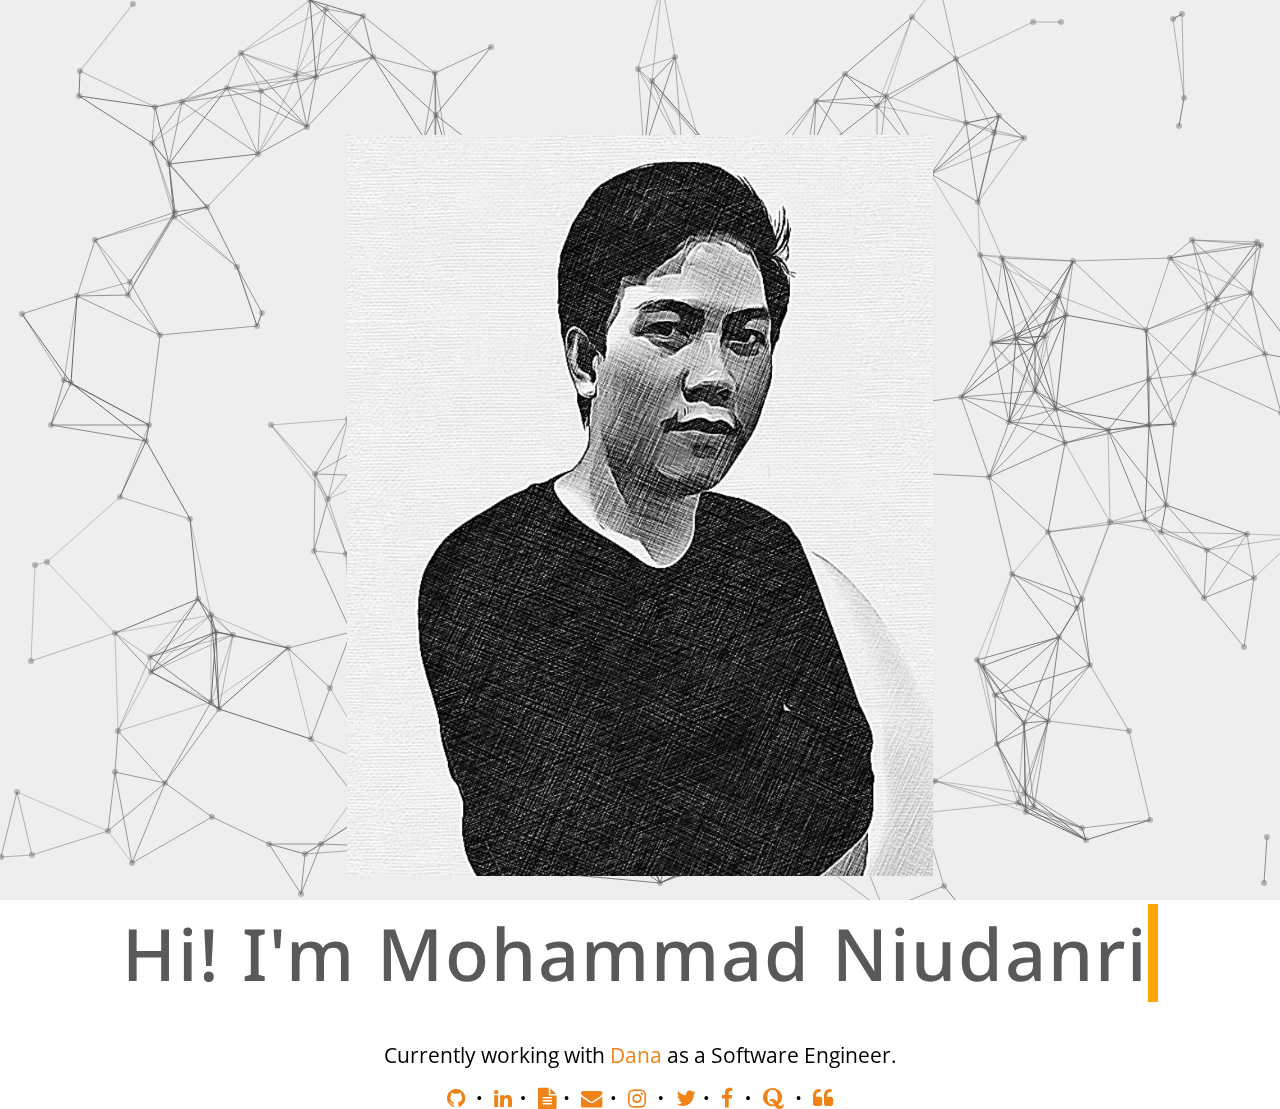
<file: index.html>
<!DOCTYPE HTML>
<html>
<head>
  <meta name="viewport" content="user-scalable=no, initial-scale=1, maximum-scale=1, minimum-scale=1, width=device-width, height=device-height, target-densitydpi=device-dpi" />
  <title> Mohammad Niudanri </title>
  <link rel="shortcut icon" href="img/myAvatar.jpg" />
  <link href="https://fonts.googleapis.com/css?family=Open+Sans" rel="stylesheet">
  <link href="https://fonts.googleapis.com/css?family=Droid+Sans" rel="stylesheet">
  <link rel="stylesheet" type="text/css" href="css/style.css">
  <link rel="stylesheet" type="text/css" href="css/font-awesome.min.css">
</head>
<body>
  <div class="titles">  
    <img class="cartoon" src="img/myAvatar.jpg"/>
    <div>&nbsp;</div>
    <div align="center" >
      <div class="typewriter">
        <h1> Hi! <!-- <br> -->I'm Mohammad Niudanri </h1>
      </div>
    </div>
    <div>&nbsp;</div>
    <p> Currently working with <a href="https://www.dana.id" target="_blank">Dana </a> as a Software Engineer.</p>
	<!--<p> Mobile Systems Researcher at <a href="https://phone-lab.org" target="_blank"> PhoneLab </a> with <a href="https://blue.cse.buffalo.edu/people/gwa/" target="_blank"> Geoffrey Challen</a>.</p>-->
    <!-- <p> Previously at <a href="" target="_blank">Blue </a> and <a href="" target="_blank"> Viacom</a>.</p> -->
    <div style="display: table;margin: 0 auto;">

      <a href="https://github.com/mniudanri" target="_blank"> <i class="fa fa-github fa-lg social"></i> </a>
      <span class="bullets">&nbsp; &bull; &nbsp; </span>

      <a href="https://www.linkedin.com/in/mohammad-niudanri-732b06131/" target="_blank"> <i class="fa fa-linkedin fa-lg social" ></i></a>
      <span class="bullets">&nbsp; &bull; &nbsp; </span>

      <a href="resource/CV.pdf" target="_blank"><i class="fa fa-file-text fa-lg social"></i></a>
      <span class="bullets">&nbsp; &bull; &nbsp; </span>

      <a href="mailto:niudanri12@gmail.com" ><i class="fa fa-envelope fa-lg social" ></i></a>
      <span class="bullets">&nbsp; &bull; &nbsp; </span>

      <a href="#" target="_blank"> <i class="fa fa-instagram fa-lg social"></i> </a>
      <span class="bullets">&nbsp; &bull; &nbsp; </span>

      <a href="#" target="_blank"> <i class="fa fa-twitter fa-lg social" ></i></a>
      <span class="bullets">&nbsp; &bull; &nbsp; </span>

      <a href="https://www.facebook.com/mohammad.niudanri" target="_blank"> <i class="fa fa-facebook fa-lg social" ></i> </a>
      <span class="bullets">&nbsp; &bull; &nbsp; </span>

      <a href="#" target="_blank"> <i class="fa fa-quora fa-lg social" ></i> </a>
      <span class="bullets">&nbsp; &bull; &nbsp; </span>
	
      <a href="https://mniudanri.github.io/blog" target="_blank" title="Blog"> <i class="fa fa-quote-left fa-lg blog" ></i> </a>

    </div>
  </div>
  <canvas></canvas>
  <script type="text/javascript" src="js/network.js"> </script>
</body>
</html>
</file>
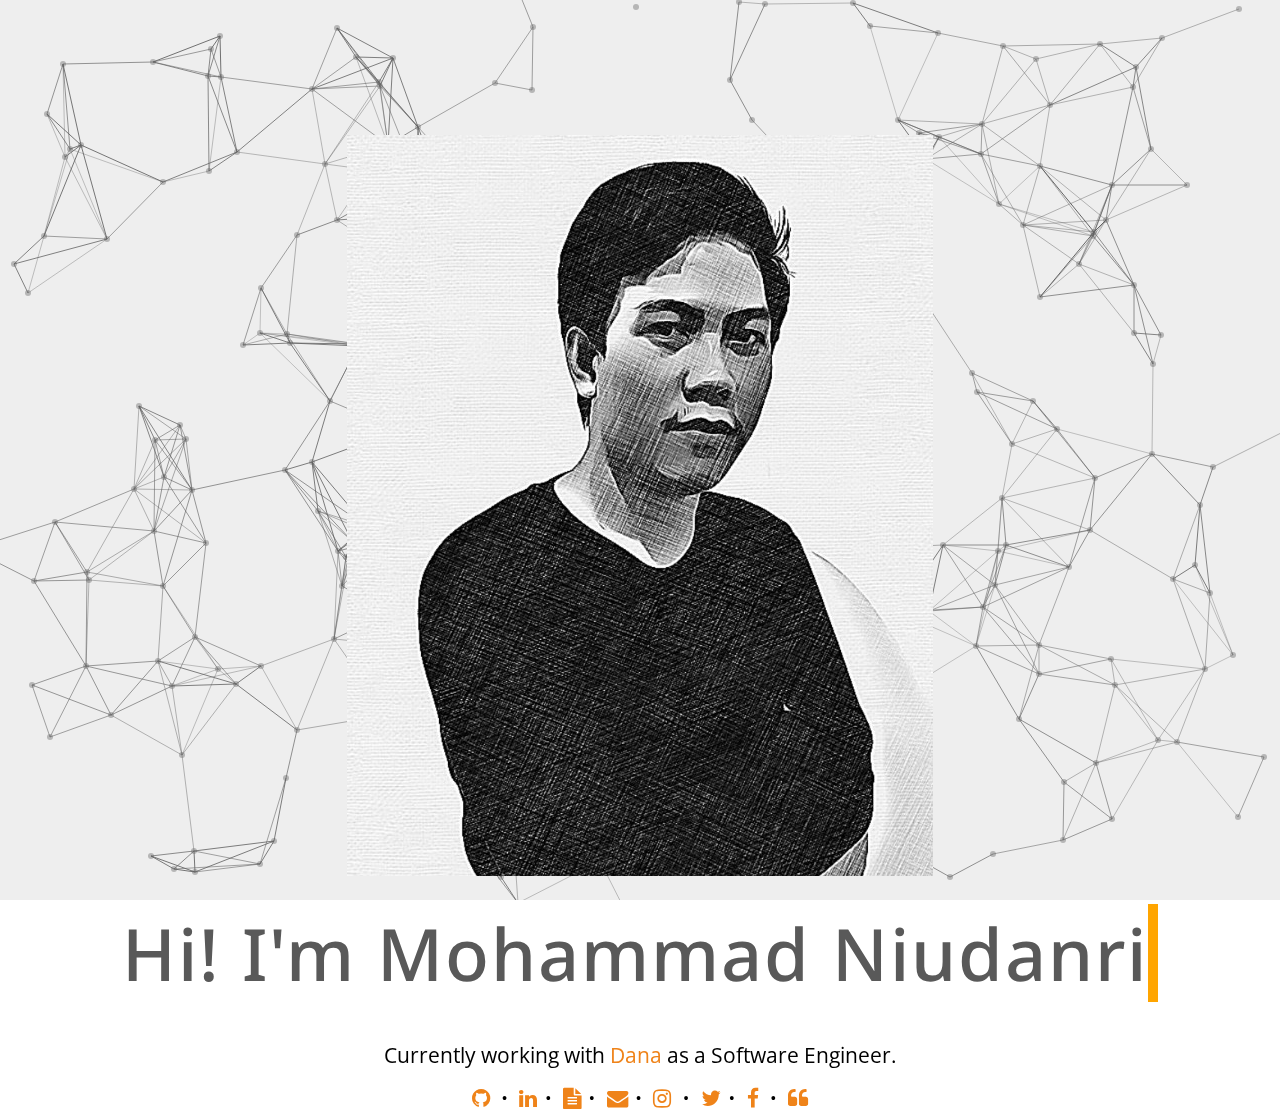
<file: _site/index.html>
<!DOCTYPE HTML>
<html>
<head>
  <meta name="viewport" content="user-scalable=no, initial-scale=1, maximum-scale=1, minimum-scale=1, width=device-width, height=device-height, target-densitydpi=device-dpi" />
  <title> Mohammad Niudanri </title>
  <link rel="shortcut icon" href="img/myAvatar.jpg" />
  <link href="https://fonts.googleapis.com/css?family=Open+Sans" rel="stylesheet">
  <link href="https://fonts.googleapis.com/css?family=Droid+Sans" rel="stylesheet">
  <link rel="stylesheet" type="text/css" href="css/style.css">
  <link rel="stylesheet" type="text/css" href="css/font-awesome.min.css">
</head>
<body>
  <div class="titles">  
    <img class="cartoon" src="img/myAvatar.jpg"/>
    <div>&nbsp;</div>
    <div align="center" >
      <div class="typewriter">
        <h1> Hi! <!-- <br> -->I'm Mohammad Niudanri </h1>
      </div>
    </div>
    <div>&nbsp;</div>
    <p> Currently working with <a href="https://www.dana.id" target="_blank">Dana </a> as a Software Engineer.</p>
	<!--<p> Mobile Systems Researcher at <a href="https://phone-lab.org" target="_blank"> PhoneLab </a> with <a href="https://blue.cse.buffalo.edu/people/gwa/" target="_blank"> Geoffrey Challen</a>.</p>-->
    <!-- <p> Previously at <a href="" target="_blank">Blue </a> and <a href="" target="_blank"> Viacom</a>.</p> -->
    <div style="display: table;margin: 0 auto;">

      <a href="https://github.com/mniudanri" target="_blank"> <i class="fa fa-github fa-lg social"></i> </a>
      <span class="bullets">&nbsp; &bull; &nbsp; </span>

      <a href="https://www.linkedin.com/in/mohammad-niudanri-732b06131/" target="_blank"> <i class="fa fa-linkedin fa-lg social" ></i></a>
      <span class="bullets">&nbsp; &bull; &nbsp; </span>

      <a href="resource/" target="_blank"><i class="fa fa-file-text fa-lg social"></i></a>
      <span class="bullets">&nbsp; &bull; &nbsp; </span>

      <a href="mailto:niudanri12@gmail.com" ><i class="fa fa-envelope fa-lg social" ></i></a>
      <span class="bullets">&nbsp; &bull; &nbsp; </span>

      <a href="#" target="_blank"> <i class="fa fa-instagram fa-lg social"></i> </a>
      <span class="bullets">&nbsp; &bull; &nbsp; </span>

      <a href="#" target="_blank"> <i class="fa fa-twitter fa-lg social" ></i></a>
      <span class="bullets">&nbsp; &bull; &nbsp; </span>

      <a href="#" target="_blank"> <i class="fa fa-facebook fa-lg social" ></i> </a>
      <span class="bullets">&nbsp; &bull; &nbsp; </span>

      <a href="#" target="_blank" title="Blog"> <i class="fa fa-quote-left fa-lg blog" ></i> </a>

    </div>
  </div>
  <canvas></canvas>
  <script type="text/javascript" src="js/network.js"> </script>
</body>
</html>
</file>
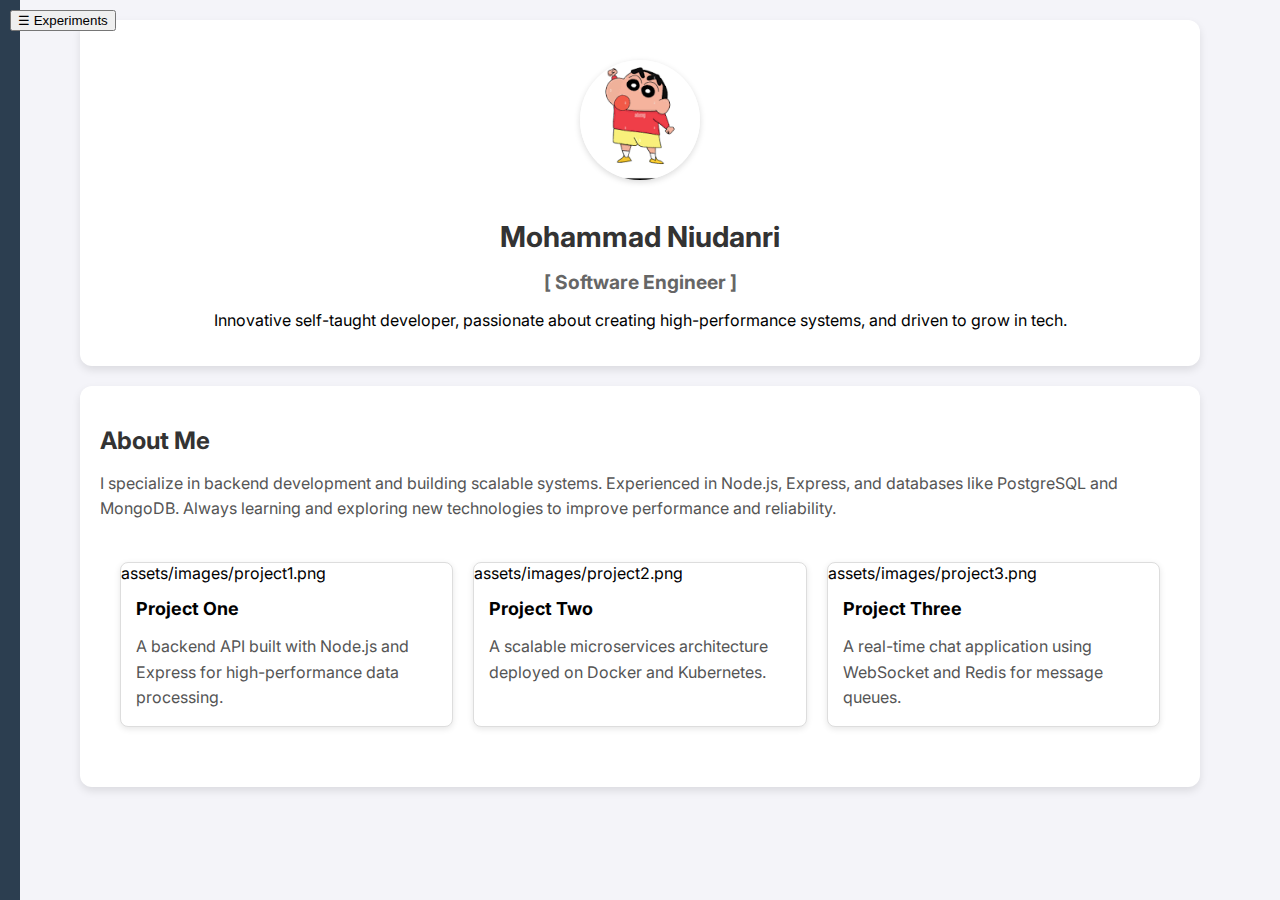
<file: example-project-index.html>
<!DOCTYPE html>
<html lang="en">
  <head>
    <meta charset="UTF-8">
    <title>Welcome to My GitHub Page</title>
    <link href="https://fonts.googleapis.com/css2?family=Inter:wght@400;600;700&display=swap" rel="stylesheet">
    <!-- <link href="https://cdn.jsdelivr.net/npm/prismjs/themes/prism-tomorrow.css" rel="stylesheet" /> -->
    <link rel="stylesheet" href="assets/css/style.css">

    <!-- <link href="https://cdnjs.cloudflare.com/ajax/libs/prism/1.29.0/themes/prism.min.css" rel="stylesheet" />
    <script src="https://cdnjs.cloudflare.com/ajax/libs/prism/1.29.0/prism.min.js"></script>
    <script src="https://cdnjs.cloudflare.com/ajax/libs/prism/1.29.0/components/prism-sql.min.js"></script>

    <script src="https://cdn.jsdelivr.net/npm/prismjs/prism.js"></script>
    <script src="https://cdn.jsdelivr.net/npm/prismjs/components/prism-javascript.min.js"></script>
    <link href="https://cdnjs.cloudflare.com/ajax/libs/prism/1.29.0/plugins/line-numbers/prism-line-numbers.min.css" rel="stylesheet" />
    <script src="https://cdnjs.cloudflare.com/ajax/libs/prism/1.29.0/plugins/line-numbers/prism-line-numbers.min.js"></script> -->

    <script src="assets/js/script.js" defer></script>
  </head>
  <body>
    <div class="sidebar"></div>
    <button id="menu-toggle">☰ Experiments</button>

    <!-- <main>
      <div class="profile">
        <div class="image-container center">
            <img src="assets/images/profile.png" alt="Profile photo">
        </div>
        
        <h1>Mohammad Niudanri</h1>
        <h2>[ Software Engineer ]</h2>
        <p>Innovative self-taught developer, passionate about creating high-performance system, and driven to grow in tech.</p>
      </div>
    </main> -->

    
<main>
    <!-- Profile Card -->
    <div id="profile" class="card profile-card">
      <div class="image-container center">
        <img src="assets/images/profile.png" alt="Profile photo">
      </div>
      <h1>Mohammad Niudanri</h1>
      <h2>[ Software Engineer ]</h2>
      <p>Innovative self-taught developer, passionate about creating high-performance systems, and driven to grow in tech.</p>
    </div>

    <!-- About Card -->
    <div id="about" class="card about-card">
      <h2>About Me</h2>
      <p>
        I specialize in backend development and building scalable systems.
        Experienced in Node.js, Express, and databases like PostgreSQL and MongoDB.
        Always learning and exploring new technologies to improve performance and reliability.
      </p>
    <!-- Projects Grid -->
    <section id="projects" class="portfolio-grid">
      <div class="portfolio-item">
        assets/images/project1.png
        <h3>Project One</h3>
        <p>A backend API built with Node.js and Express for high-performance data processing.</p>
      </div>
      <div class="portfolio-item">
        assets/images/project2.png
        <h3>Project Two</h3>
        <p>A scalable microservices architecture deployed on Docker and Kubernetes.</p>
      </div>
      <div class="portfolio-item">
        assets/images/project3.png
        <h3>Project Three</h3>
        <p>A real-time chat application using WebSocket and Redis for message queues.</p>
      </div>
    </section>
  </main>

</body>
</html>
</file>
<file: css/style.css>
body, html {
  padding: 0;
  margin: 0;
  height: 100%;
  width: 100%;
}

canvas {
  display: block;
  padding: 0;
  margin: 0;
}

.cartoon {
  display: block;
  margin-left: auto;
  margin-right: auto;
  padding-bottom: 10px;
}

.titles {
  position: absolute;
  top: 15%;
  left: 0;
  right: 0;
}

h1 {
  font-size: 4.5em;
  color: white;
  font-family: 'Droid Sans', serif;
  letter-spacing: 2px;
  pointer-events: none;
  font-weight: 500;
  border: 0px;
  margin: 0px;
  text-align: center;
  /*color: #7a9fd0;*/
  color: #595959;
}

a {
  text-decoration: none;
  /*color: #ffff66;*/
  color: #ef8319;
}

p {
  font-family: 'Open Sans', serif;
  color: white;
  font-size: 1.3em;
  text-align: center;
  color: black;
}

.bullets {
  color: black;
}

.social {
  color: #ef8319;
}
.typewriter h1 {
  overflow: hidden; /* Ensures the content is not revealed until the animation */
  border-right: .15em solid orange; /* The typwriter cursor */
  white-space: nowrap; /* Keeps the content on a single line */
  margin: 0 auto; /* Gives that scrolling effect as the typing happens */
  letter-spacing: 2px; /* Adjust as needed */

  animation: 
    typing 3.5s steps(50, end),
    blink-caret .75s step-end infinite;
}
@media (min-width:320px)  { /* smartphones, portrait iPhone, portrait 480x320 phones (Android) 
*/
.typewriter h1 {
  font-size: 2em;
 }
}
@media (min-width:480px)  { /* smartphones, Android phones, landscape iPhone */ 

.typewriter h1 {
  font-size: 4.5em;
 }
 }
@media (min-width:600px)  { /* portrait tablets, portrait iPad, e-readers (Nook/Kindle), landscape 800x480 phones (Android) */ 
.typewriter h1 {
  font-size: 2.5em;
 }
 }
@media (min-width:801px)  { /* tablet, landscape iPad, lo-res laptops ands desktops */ 
.typewriter h1 {
  font-size: 4.5em;
 }
}
@media (min-width:1025px) { /* big landscape tablets, laptops, and desktops */ 
.typewriter h1 {
  font-size: 4.5em;
 }
}
@media (min-width:1281px) { /* hi-res laptops and desktops */ 
.typewriter h1 {
  font-size: 4.5em;
 }
}

/* The typing effect */
@-webkit-keyframes typing {
  from { width: 0 }
  to { width: 100% }
}

/* The typewriter cursor effect */
@-webkit-keyframes blink-caret {
  from, to { border-color: transparent }
  50% { border-color: orange; }
}
.typewriter {
    display: inline-flex;
}
</file>
<file: _site/css/style.css>
body, html {
  padding: 0;
  margin: 0;
  height: 100%;
  width: 100%;
}

canvas {
  display: block;
  padding: 0;
  margin: 0;
}

.cartoon {
  display: block;
  margin-left: auto;
  margin-right: auto;
  padding-bottom: 10px;
}

.titles {
  position: absolute;
  top: 15%;
  left: 0;
  right: 0;
}

h1 {
  font-size: 4.5em;
  color: white;
  font-family: 'Droid Sans', serif;
  letter-spacing: 2px;
  pointer-events: none;
  font-weight: 500;
  border: 0px;
  margin: 0px;
  text-align: center;
  /*color: #7a9fd0;*/
  color: #595959;
}

a {
  text-decoration: none;
  /*color: #ffff66;*/
  color: #ef8319;
}

p {
  font-family: 'Open Sans', serif;
  color: white;
  font-size: 1.3em;
  text-align: center;
  color: black;
}

.bullets {
  color: black;
}

.social {
  color: #ef8319;
}
.typewriter h1 {
  overflow: hidden; /* Ensures the content is not revealed until the animation */
  border-right: .15em solid orange; /* The typwriter cursor */
  white-space: nowrap; /* Keeps the content on a single line */
  margin: 0 auto; /* Gives that scrolling effect as the typing happens */
  letter-spacing: 2px; /* Adjust as needed */

  animation: 
    typing 3.5s steps(50, end),
    blink-caret .75s step-end infinite;
}
@media (min-width:320px)  { /* smartphones, portrait iPhone, portrait 480x320 phones (Android) 
*/
.typewriter h1 {
  font-size: 2em;
 }
}
@media (min-width:480px)  { /* smartphones, Android phones, landscape iPhone */ 

.typewriter h1 {
  font-size: 4.5em;
 }
 }
@media (min-width:600px)  { /* portrait tablets, portrait iPad, e-readers (Nook/Kindle), landscape 800x480 phones (Android) */ 
.typewriter h1 {
  font-size: 2.5em;
 }
 }
@media (min-width:801px)  { /* tablet, landscape iPad, lo-res laptops ands desktops */ 
.typewriter h1 {
  font-size: 4.5em;
 }
}
@media (min-width:1025px) { /* big landscape tablets, laptops, and desktops */ 
.typewriter h1 {
  font-size: 4.5em;
 }
}
@media (min-width:1281px) { /* hi-res laptops and desktops */ 
.typewriter h1 {
  font-size: 4.5em;
 }
}

/* The typing effect */
@-webkit-keyframes typing {
  from { width: 0 }
  to { width: 100% }
}

/* The typewriter cursor effect */
@-webkit-keyframes blink-caret {
  from, to { border-color: transparent }
  50% { border-color: orange; }
}
.typewriter {
    display: inline-flex;
}
</file>
<file: assets/css/style.css>
/* body html */
body {
  margin: 0;
  padding: 0;
  background-color: #f4f4f9;
  font-family: 'Inter', sans-serif;
}

/* menu */
.sidebar {
  position: fixed;
  left: 0;
  top: 0;
  width: 220px;
  height: 100%;
  background-color: #2c3e50;
  color: white;
  padding: 20px;
  overflow-y: auto;
  text-align: left;
  transition: transform 0.3s ease;
}

.sidebar h2 {
  margin-top: 0;
  font-size: 22px;
  border-bottom: 1px solid #444;
  padding-bottom: 10px;
}

/* tree menu */
.tree, .tree ul {
  list-style: none;
  margin: 0;
  padding: 0;
}

.tree > li {
  position: relative;
  padding-left: 20px;
  margin: 8px 0;
}

.tree > li::before {
  content: "";
  position: absolute;
  top: 0;
  left: 8px;
  bottom: 0;
  border-left: 1px solid #888;
}

.tree > li::after {
  content: "";
  position: absolute;
  top: 12px;
  left: 8px;
  width: 12px;
  border-top: 1px solid #888;
}

.tree > li:last-child::before {
  bottom: 12px;
}

.tree ul li {
  margin: 6px 0;
  padding-left: 0;
}

.tree ul li::before, .tree ul li::after {
  content: none; 
}

.tree li:last-child::before {
  bottom: 12px;
}

/* Links */
.sidebar a {
  color: #ecf0f1;
  text-decoration: none;
  transition: transform 0.3s ease;
}

.sidebar.hidden {
  transform: translateX(-240px);
}
.sidebar.hidden ~ #menu-toggle {
  left: 10px;
}

.sidebar a:hover {
  text-decoration: underline;
}

#menu-toggle {
  position: fixed;
  top: 10px;
  left: 240px;
  z-index: 1000;
  transition: left 0.3s ease;
}

.sidebar.hidden ~ #menu-toggle {
  left: 10px;
}

.nested {
  max-height: 0;
  overflow: hidden;
  transition: max-height 0.3s ease-out;
  margin-left: 15px;
}

.nested > a,
.nested > li {
  font-size: 14px;
}

.nested.active {
  max-height: 500px;
  transition: max-height 0.3s ease-in;
}

.toggle {
  cursor: pointer;
  font-weight: bold;
  user-select: none;
}

/* main html */
/* main {
  margin-left: 240px;
  padding: 20px;
  text-align: center;
} */
main {
  margin-left: 240px;
  transition: margin-left 0.3s ease;
  padding: 20px 40px;
  text-align: left; /* default left alignment */
}

.profile {
  text-align: center; /* center just the profile description */
  margin-bottom: 40px;
}


.profile > h1 {
  font-size: 2rem;
  margin: 20px 0 7px 0;
  color: #333;
}

.profile > h2,
.profile > h3 {
  margin: 0 0 15px 0;
  color: #666;
}

.title-page {
  text-align: center; /* center just the profile description */
  margin-bottom: 40px;
}

.sidebar.hidden ~ main {
  margin-left: 0;
  padding: 20px 80px;
}

.image-container {
  margin: 20px 0;
}

.image-container img {
  max-width: 100%;
  height: auto;
  border-radius: 6px;
  box-shadow: 0 2px 6px rgba(0,0,0,0.15);
}

/* Center alignment */
.image-container.center {
  text-align: center;
}

/* Left alignment */
.image-container.left {
  text-align: left;
}

.portfolio-grid {
  display: grid;
  grid-template-columns: repeat(auto-fit, minmax(250px, 1fr));
  gap: 20px;
  margin: 40px 0;
  padding: 0 20px;
}

.portfolio-item {
  background: #fff;
  border: 1px solid #ddd;
  border-radius: 8px;
  box-shadow: 0 2px 6px rgba(0,0,0,0.1);
  overflow: hidden;
  text-align: left;
  transition: transform 0.2s ease, box-shadow 0.2s ease;
}

.portfolio-item:hover {
  transform: translateY(-5px);
  box-shadow: 0 4px 12px rgba(0,0,0,0.15);
}

/* Images */
.portfolio-item img {
  width: 100%;
  height: auto;
  display: block;
}

/* Captions */
.portfolio-item h3 {
  margin: 15px;
  font-size: 18px;
}

.portfolio-item p {
  margin: 0 15px 15px;
  font-size: 14px;
  color: #555;
}

/* ========================== */
.card {
  background: #fff;
  border-radius: 12px;
  padding: 20px;
  box-shadow: 0 4px 8px rgba(0, 0, 0, 0.1);
  margin-bottom: 20px;
  transition: transform 0.2s ease, box-shadow 0.2s ease;
}

.card:hover {
  transform: translateY(-5px);
  box-shadow: 0 6px 14px rgba(0, 0, 0, 0.15);
}

/* Profile card specific */
.profile-card {
  text-align: center;
}

.profile-card img {
  width: 120px;
  height: 120px;
  border-radius: 50%;
  object-fit: cover;
  margin-bottom: 15px;
}

.profile-card h1 {
  font-size: 1.8rem;
  margin: 10px 0;
  color: #333;
}

.profile-card h2 {
  font-size: 1.2rem;
  color: #666;
  margin-bottom: 15px;
}

/* About card specific */
.about-card h2 {
  font-size: 1.5rem;
  margin-bottom: 10px;
  color: #333;
}

.about-card p {
  font-size: 1rem;
  color: #555;
  line-height: 1.6;
}

.social-links {
  margin-top: 18px;
  display: inline-flex;
  gap: 12px;
  align-items: center;
  justify-content: center;
}

.social-btn {
  display: inline-flex;
  align-items: center;
  justify-content: center;
  width: 40px;
  height: 40px;
  border-radius: 50%;
  background: transparent; /* transparent background */
  text-decoration: none;
  transition: transform 0.2s ease, opacity 0.2s ease;
}

.social-btn svg {
  width: 24px;
  height: 24px;
}

/* icon colors */
.social-btn.linkedin svg { color: #0A66C2; }
.social-btn.github svg   { color: #24292e; }
.social-btn.whatsapp svg { color: #25D366; }
.social-btn.email svg    { color: #EA4335; }
.social-btn.phone svg    { color: #34B7F1; }

.social-btn:hover {
  transform: scale(1.1);
  opacity: 0.8;
}
</file>
